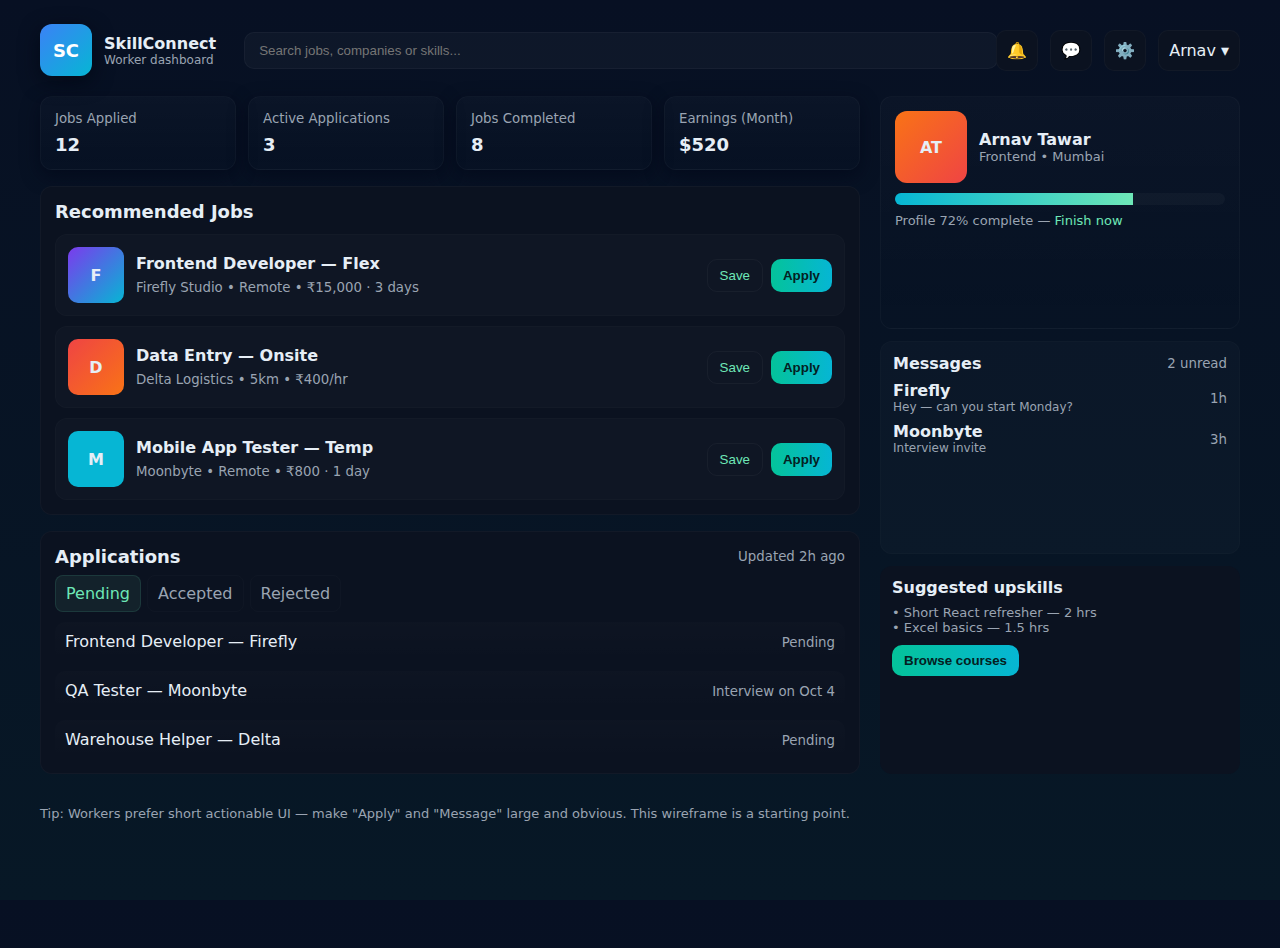
<file: index.html>
<!doctype html>
<html lang="en">
<head>
  <meta charset="utf-8" />
  <meta name="viewport" content="width=device-width, initial-scale=1" />
  <title>Worker Dashboard — SkillConnect (Wireframe)</title>
  <style>
    /* Simple modern wireframe styles — responsive grid layout */
    :root{
      --bg:#0f1724; /* dark navy */
      --card:#0b1220;
      --muted:#9aa4b2;
      --accent:#6ee7b7; /* mint */
      --glass: rgba(255,255,255,0.03);
      --glass-2: rgba(255,255,255,0.02);
      --radius:14px;
      font-family: Inter, ui-sans-serif, system-ui, -apple-system, "Segoe UI", Roboto, "Helvetica Neue", Arial;
    }
    html,body{height:100%;}
    body{
      margin:0;
      background:linear-gradient(180deg,#071023 0%, #071826 100%);
      color:#e6eef6;
      padding:24px;
      -webkit-font-smoothing:antialiased;
      -moz-osx-font-smoothing:grayscale;
    }

    .app{
      max-width:1200px;
      margin:0 auto;
      display:grid;
      grid-template-columns: 1fr 360px;
      gap:20px;\      align-items:start;
    }

    header.topbar{
      grid-column:1/3;
      display:flex;
      align-items:center;
      justify-content:space-between;
      gap:16px;\      margin-bottom:6px;
    }
    .brand{display:flex;align-items:center;gap:12px}
    .logo{
      width:52px;height:52px;border-radius:12px;background:linear-gradient(135deg,#3b82f6,#06b6d4);display:flex;align-items:center;justify-content:center;font-weight:700;color:white;font-size:18px;box-shadow:0 6px 20px rgba(3,7,18,0.7);
    }
    .search{flex:1; margin:0 12px}
    .search input{width:100%;padding:10px 14px;border-radius:10px;border:1px solid rgba(255,255,255,0.04);background:var(--glass);color:inherit}
    .icons{display:flex;gap:12px;align-items:center}
    .icon-btn{background:var(--card);padding:10px;border-radius:10px;border:1px solid rgba(255,255,255,0.03);cursor:pointer}

    /* Main left column content */
    .left{display:grid;gap:16px}
    .cards{display:grid;grid-template-columns:repeat(4,1fr);gap:12px}
    .card{background:linear-gradient(180deg,rgba(255,255,255,0.02),transparent);padding:14px;border-radius:12px;border:1px solid rgba(255,255,255,0.03);box-shadow:0 6px 18px rgba(2,6,23,0.6)}
    .card small{color:var(--muted);display:block}
    .card h3{margin:8px 0 0;font-size:18px}

    /* Jobs / Recommendations */
    .jobs{background:var(--card);padding:14px;border-radius:12px;border:1px solid rgba(255,255,255,0.03)}
    .jobs h2{margin:0 0 12px;font-size:18px}
    .job-list{display:grid;gap:10px}
    .job{display:flex;align-items:center;gap:12px;padding:12px;border-radius:12px;background:var(--glass-2);border:1px solid rgba(255,255,255,0.02)}
    .job .meta{flex:1}
    .job .meta h4{margin:0 0 4px}
    .job .meta small{color:var(--muted)}
    .job .cta{display:flex;gap:8px}
    .btn{padding:8px 12px;border-radius:10px;border:none;cursor:pointer}
    .btn.primary{background:linear-gradient(90deg,#04c39a,#06b6d4);color:#042021;font-weight:600}
    .btn.ghost{background:transparent;border:1px solid rgba(255,255,255,0.04);color:var(--accent)}

    /* Applications tracker */
    .tracker{background:var(--card);padding:14px;border-radius:12px;border:1px solid rgba(255,255,255,0.03)}
    .tabs{display:flex;gap:6px;margin-bottom:10px}
    .tab{padding:8px 10px;border-radius:8px;background:transparent;border:1px solid rgba(255,255,255,0.02);cursor:pointer;color:var(--muted)}
    .tab.active{background:rgba(110,231,183,0.08);color:var(--accent);border-color:rgba(110,231,183,0.12)}
    .timeline{display:grid;gap:10px}
    .timeline .item{display:flex;justify-content:space-between;gap:12px;padding:10px;border-radius:10px;background:linear-gradient(180deg,rgba(255,255,255,0.01),transparent)}

    /* Right column */
    .right{display:grid;gap:12px}
    .profile{padding:14px;border-radius:12px;background:linear-gradient(180deg,rgba(255,255,255,0.02),transparent);border:1px solid rgba(255,255,255,0.03)}
    .profile .avatar{width:72px;height:72px;border-radius:12px;background:linear-gradient(135deg,#f97316,#ef4444);display:flex;align-items:center;justify-content:center;font-weight:700}
    .progress{height:12px;background:rgba(255,255,255,0.03);border-radius:8px;overflow:hidden;margin-top:10px}
    .progress > span{display:block;height:100%;background:linear-gradient(90deg,#06b6d4,#6ee7b7)}

    .messages{padding:12px;border-radius:12px;background:var(--glass-2);border:1px solid rgba(255,255,255,0.02)}

    .training{padding:12px;border-radius:12px;background:var(--card)}

    footer.small{grid-column:1/3;margin-top:12px;color:var(--muted);font-size:13px}

    /* Responsive */
    @media (max-width:1000px){
      .app{grid-template-columns:1fr;}
      .cards{grid-template-columns:repeat(2,1fr)}
      header.topbar{flex-direction:column;align-items:stretch}
    }

  </style>
</head>
<body>
  <div class="app">
    <header class="topbar">
      <div class="brand">
        <div class="logo">SC</div>
        <div>
          <div style="font-weight:700">SkillConnect</div>
          <div style="font-size:12px;color:var(--muted)">Worker dashboard</div>
        </div>
      </div>
      <div class="search"><input placeholder="Search jobs, companies or skills..." /></div>
      <div class="icons">
        <div class="icon-btn">🔔</div>
        <div class="icon-btn">💬</div>
        <div class="icon-btn">⚙️</div>
        <div class="icon-btn">Arnav ▾</div>
      </div>
    </header>

    <main class="left">
      <section class="cards">
        <div class="card">
          <small>Jobs Applied</small>
          <h3>12</h3>
        </div>
        <div class="card">
          <small>Active Applications</small>
          <h3>3</h3>
        </div>
        <div class="card">
          <small>Jobs Completed</small>
          <h3>8</h3>
        </div>
        <div class="card">
          <small>Earnings (Month)</small>
          <h3>$520</h3>
        </div>
      </section>

      <section class="jobs">
        <h2>Recommended Jobs</h2>
        <div class="job-list">
          <div class="job">
            <div style="width:56px;height:56px;border-radius:10px;background:linear-gradient(135deg,#7c3aed,#06b6d4);display:flex;align-items:center;justify-content:center;font-weight:700">F</div>
            <div class="meta">
              <h4>Frontend Developer — Flex</h4>
              <small>Firefly Studio • Remote • ₹15,000 · 3 days</small>
            </div>
            <div class="cta">
              <button class="btn ghost">Save</button>
              <button class="btn primary">Apply</button>
            </div>
          </div>

          <div class="job">
            <div style="width:56px;height:56px;border-radius:10px;background:linear-gradient(135deg,#ef4444,#f97316);display:flex;align-items:center;justify-content:center;font-weight:700">D</div>
            <div class="meta">
              <h4>Data Entry — Onsite</h4>
              <small>Delta Logistics • 5km • ₹400/hr</small>
            </div>
            <div class="cta">
              <button class="btn ghost">Save</button>
              <button class="btn primary">Apply</button>
            </div>
          </div>

          <div class="job">
            <div style="width:56px;height:56px;border-radius:10px;background:linear-gradient(135deg,#06b6d4,#06b6d4);display:flex;align-items:center;justify-content:center;font-weight:700">M</div>
            <div class="meta">
              <h4>Mobile App Tester — Temp</h4>
              <small>Moonbyte • Remote • ₹800 · 1 day</small>
            </div>
            <div class="cta">
              <button class="btn ghost">Save</button>
              <button class="btn primary">Apply</button>
            </div>
          </div>
        </div>
      </section>

      <section class="tracker">
        <div style="display:flex;justify-content:space-between;align-items:center;margin-bottom:8px">
          <h2 style="margin:0;font-size:18px">Applications</h2>
          <small style="color:var(--muted)">Updated 2h ago</small>
        </div>
        <div class="tabs" id="tabs">
          <div class="tab active" data-tab="pending">Pending</div>
          <div class="tab" data-tab="accepted">Accepted</div>
          <div class="tab" data-tab="rejected">Rejected</div>
        </div>

        <div class="timeline" id="timeline">
          <!-- Pending items by default -->
          <div class="item"><div>Frontend Developer — Firefly</div><div><small style="color:var(--muted)">Pending</small></div></div>
          <div class="item"><div>QA Tester — Moonbyte</div><div><small style="color:var(--muted)">Interview on Oct 4</small></div></div>
          <div class="item"><div>Warehouse Helper — Delta</div><div><small style="color:var(--muted)">Pending</small></div></div>
        </div>
      </section>

    </main>

    <aside class="right">
      <div class="profile">
        <div style="display:flex;gap:12px;align-items:center">
          <div class="avatar">AT</div>
          <div>
            <div style="font-weight:700">Arnav Tawar</div>
            <div style="font-size:13px;color:var(--muted)">Frontend • Mumbai</div>
          </div>
        </div>
        <div class="progress"><span style="width:72%"></span></div>
        <div style="font-size:13px;color:var(--muted);margin-top:8px">Profile 72% complete — <a style="color:var(--accent);text-decoration:none">Finish now</a></div>
      </div>

      <div class="messages">
        <div style="display:flex;justify-content:space-between;align-items:center;margin-bottom:8px">
          <strong>Messages</strong>
          <small style="color:var(--muted)">2 unread</small>
        </div>
        <div style="display:grid;gap:8px">
          <div style="display:flex;justify-content:space-between"><div><strong>Firefly</strong><div style="font-size:12px;color:var(--muted)">Hey — can you start Monday?</div></div><div style="align-self:center"><small style="color:var(--muted)">1h</small></div></div>
          <div style="display:flex;justify-content:space-between"><div><strong>Moonbyte</strong><div style="font-size:12px;color:var(--muted)">Interview invite</div></div><div style="align-self:center"><small style="color:var(--muted)">3h</small></div></div>
        </div>
      </div>

      <div class="training">
        <strong>Suggested upskills</strong>
        <div style="font-size:13px;color:var(--muted);margin-top:8px">• Short React refresher — 2 hrs<br>• Excel basics — 1.5 hrs</div>
        <div style="margin-top:10px"><button class="btn primary">Browse courses</button></div>
      </div>

    </aside>

    <footer class="small">Tip: Workers prefer short actionable UI — make "Apply" and "Message" large and obvious. This wireframe is a starting point.</footer>
  </div>

  <script>
    // small interactivity for tabs
    document.querySelectorAll('#tabs .tab').forEach(t=>t.addEventListener('click',e=>{
      document.querySelectorAll('#tabs .tab').forEach(x=>x.classList.remove('active'));
      e.currentTarget.classList.add('active');
      const which = e.currentTarget.dataset.tab;
      const timeline = document.getElementById('timeline');
      // replace contents quickly — in real app you'd fetch
      if(which==='pending'){
        timeline.innerHTML = `
          <div class="item"><div>Frontend Developer — Firefly</div><div><small style="color:var(--muted)">Pending</small></div></div>
          <div class="item"><div>QA Tester — Moonbyte</div><div><small style="color:var(--muted)">Interview on Oct 4</small></div></div>
          <div class="item"><div>Warehouse Helper — Delta</div><div><small style="color:var(--muted)">Pending</small></div></div>`;
      } else if(which==='accepted'){
        timeline.innerHTML = `
          <div class="item"><div>Delivery — QuickShip</div><div><small style="color:var(--muted)">Accepted — Starts Oct 2</small></div></div>
          <div class="item"><div>Data Cleanup — SoloTech</div><div><small style="color:var(--muted)">Accepted — In progress</small></div></div>`;
      } else {
        timeline.innerHTML = `
          <div class="item"><div>Retail Helper — ShopX</div><div><small style="color:var(--muted)">Rejected</small></div></div>`;
      }
    }))
  </script>
</body>
</html>
</file>
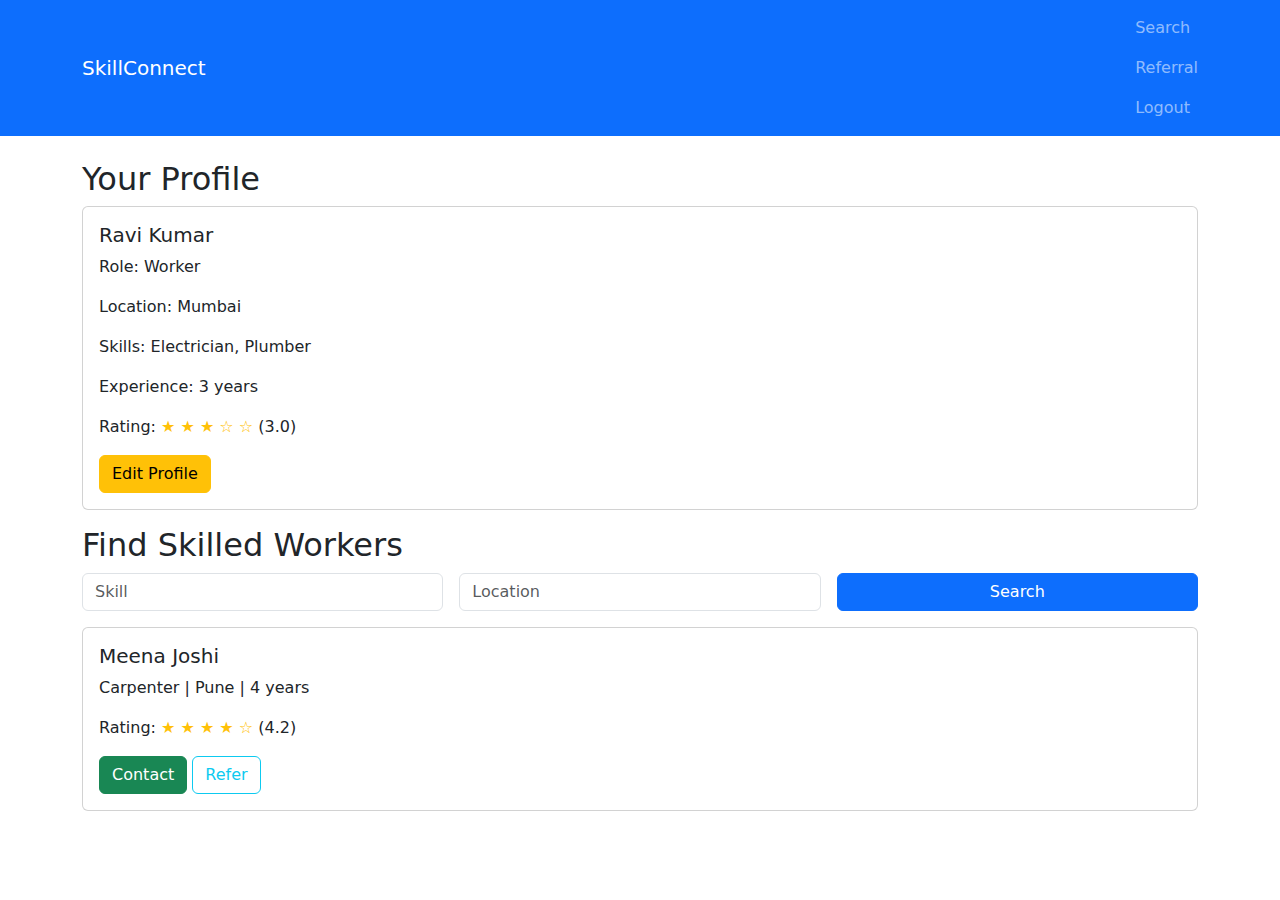
<file: dashboard.html>
<!DOCTYPE html>
<html lang="en">
<head>
  <meta charset="UTF-8">
  <title>Dashboard | SkillConnect</title>
  <link href="https://cdn.jsdelivr.net/npm/bootstrap@5.3.0/dist/css/bootstrap.min.css" rel="stylesheet">
</head>
<body>
  <nav class="navbar navbar-dark bg-primary">
    <div class="container">
      <a class="navbar-brand" href="#">SkillConnect</a>
      <div class="navbar-nav ms-auto">
        <a class="nav-link" href="search.html">Search</a>
        <a class="nav-link" href="referral.html">Referral</a>
        <a class="nav-link" href="logout.html">Logout</a>
      </div>
    </div>
  </nav>

  <div class="container mt-4">
    <h2>Your Profile</h2>
    <div class="card mb-3">
      <div class="card-body">
        <h5>Ravi Kumar</h5>
        <p>Role: Worker</p>
        <p>Location: Mumbai</p>
        <p>Skills: Electrician, Plumber</p>
        <p>Experience: 3 years</p>
        <p>Rating: <span class="text-warning">★ ★ ★ ☆ ☆</span> (3.0)</p>
        <a href="edit_profile.html" class="btn btn-warning">Edit Profile</a>
      </div>
    </div>

    <h2>Find Skilled Workers</h2>
    <form class="row g-3 mb-3">
      <div class="col-md-4"><input type="text" class="form-control" placeholder="Skill"></div>
      <div class="col-md-4"><input type="text" class="form-control" placeholder="Location"></div>
      <div class="col-md-4"><button class="btn btn-primary w-100">Search</button></div>
    </form>

    <div class="card mb-3">
      <div class="card-body">
        <h5>Meena Joshi</h5>
        <p>Carpenter | Pune | 4 years</p>
        <p>Rating: <span class="text-warning">★ ★ ★ ★ ☆</span> (4.2)</p>
        <a href="#" class="btn btn-success">Contact</a>
        <a href="referral.html" class="btn btn-outline-info">Refer</a>
      </div>
    </div>
  </div>
</body>
</html>
</file>
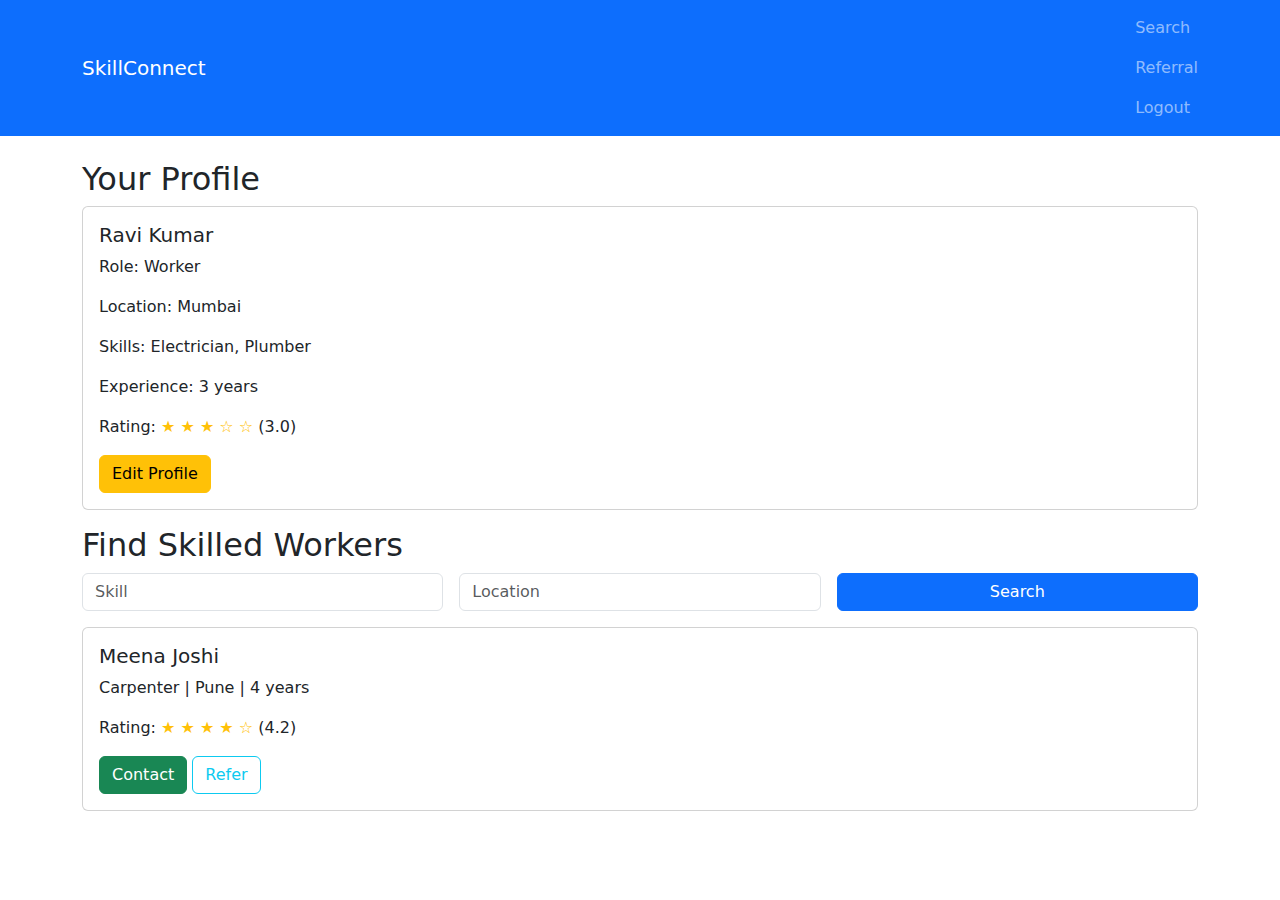
<file: homepage.html>
<!DOCTYPE html>
<html lang="en">
<head>
  <meta charset="UTF-8">
  <title>Dashboard | SkillConnect</title>
  <link href="https://cdn.jsdelivr.net/npm/bootstrap@5.3.0/dist/css/bootstrap.min.css" rel="stylesheet">
</head>
<body>
  <nav class="navbar navbar-dark bg-primary">
    <div class="container">
      <a class="navbar-brand" href="#">SkillConnect</a>
      <div class="navbar-nav ms-auto">
        <a class="nav-link" href="search.html">Search</a>
        <a class="nav-link" href="referral.html">Referral</a>
        <a class="nav-link" href="logout.html">Logout</a>
      </div>
    </div>
  </nav>

  <div class="container mt-4">
    <h2>Your Profile</h2>
    <div class="card mb-3">
      <div class="card-body">
        <h5>Ravi Kumar</h5>
        <p>Role: Worker</p>
        <p>Location: Mumbai</p>
        <p>Skills: Electrician, Plumber</p>
        <p>Experience: 3 years</p>
        <p>Rating: <span class="text-warning">★ ★ ★ ☆ ☆</span> (3.0)</p>
        <a href="edit_profile.html" class="btn btn-warning">Edit Profile</a>
      </div>
    </div>

    <h2>Find Skilled Workers</h2>
    <form class="row g-3 mb-3">
      <div class="col-md-4"><input type="text" class="form-control" placeholder="Skill"></div>
      <div class="col-md-4"><input type="text" class="form-control" placeholder="Location"></div>
      <div class="col-md-4"><button class="btn btn-primary w-100">Search</button></div>
    </form>

    <div class="card mb-3">
      <div class="card-body">
        <h5>Meena Joshi</h5>
        <p>Carpenter | Pune | 4 years</p>
        <p>Rating: <span class="text-warning">★ ★ ★ ★ ☆</span> (4.2)</p>
        <a href="#" class="btn btn-success">Contact</a>
        <a href="referral.html" class="btn btn-outline-info">Refer</a>
      </div>
    </div>
  </div>
</body>
</html>
</file>
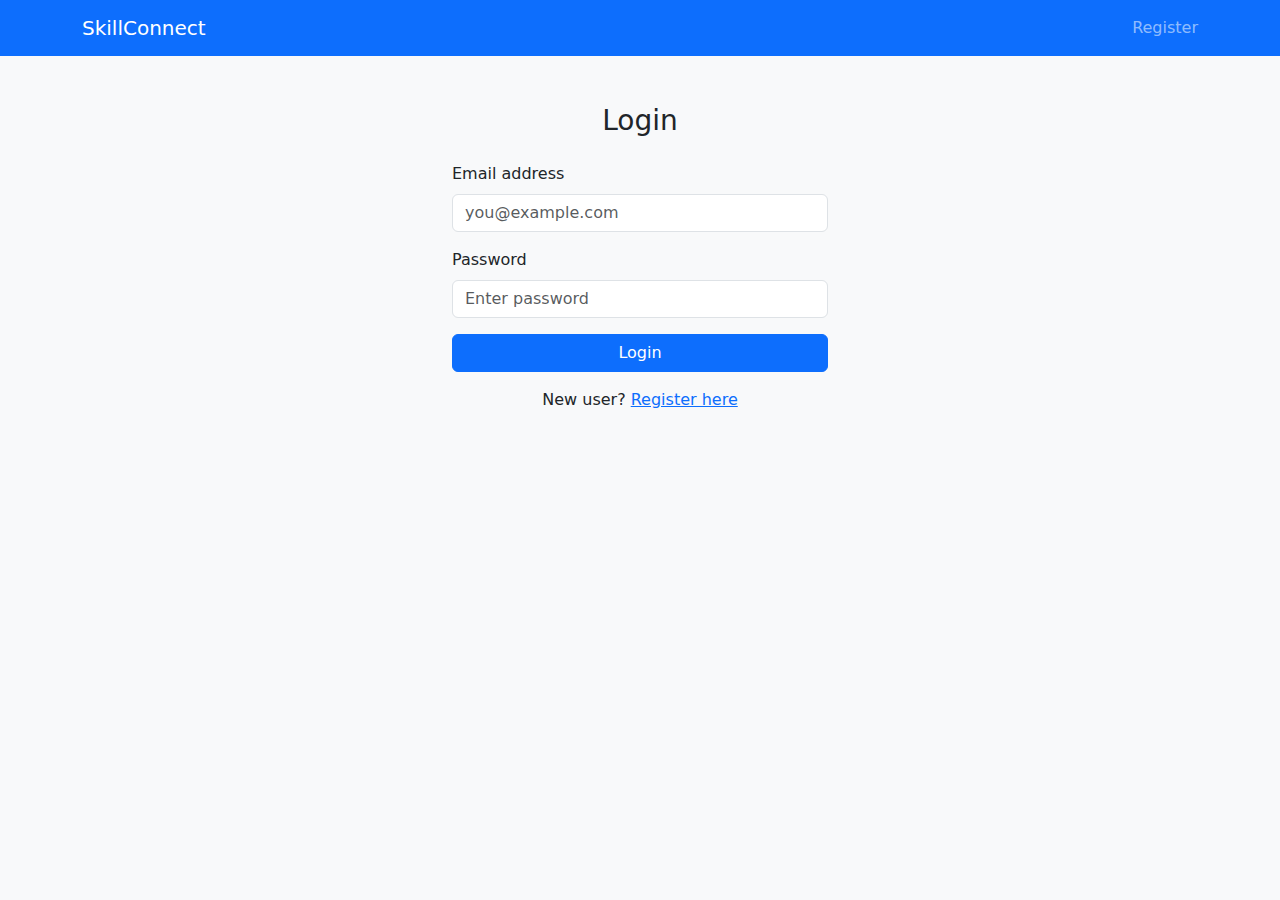
<file: login.html>
<!DOCTYPE html>
<html lang="en">
<head>
  <meta charset="UTF-8">
  <title>Login | SkillConnect</title>
  <meta name="viewport" content="width=device-width, initial-scale=1">
  <link href="https://cdn.jsdelivr.net/npm/bootstrap@5.3.0/dist/css/bootstrap.min.css" rel="stylesheet">
</head>
<body class="bg-light">

  <!-- Navbar -->
  <nav class="navbar navbar-dark bg-primary">
    <div class="container">
      <a class="navbar-brand" href="index.html">SkillConnect</a>
      <div class="navbar-nav ms-auto">
        <a class="nav-link" href="register.html">Register</a>
      </div>
    </div>
  </nav>

  <!-- Login Form -->
  <div class="container mt-5" style="max-width: 400px;">
    <h3 class="text-center mb-4">Login</h3>
    <form>
      <div class="mb-3">
        <label for="email" class="form-label">Email address</label>
        <input type="email" class="form-control" id="email" placeholder="you@example.com">
      </div>
      <div class="mb-3">
        <label for="password" class="form-label">Password</label>
        <input type="password" class="form-control" id="password" placeholder="Enter password">
      </div>
      <button type="submit" class="btn btn-primary w-100">Login</button>
    </form>
    <p class="text-center mt-3">
      New user? <a href="register.html">Register here</a>
    </p>
  </div>

  <script src="https://cdn.jsdelivr.net/npm/bootstrap@5.3.0/dist/js/bootstrap.bundle.min.js"></script>
</body>
</html>
</file>
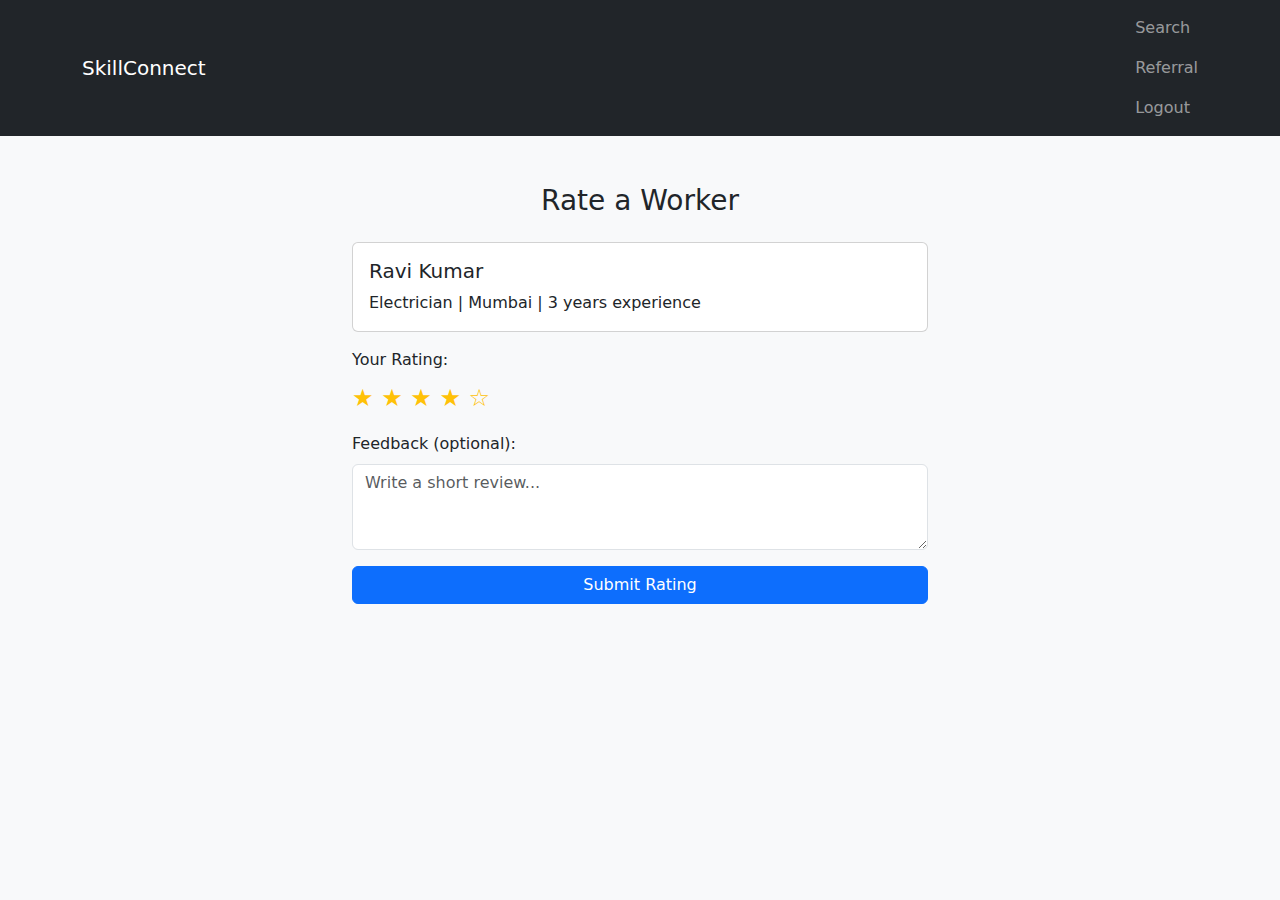
<file: rating.html>
<!DOCTYPE html>
<html lang="en">
<head>
  <meta charset="UTF-8">
  <title>Rate a Worker | SkillConnect</title>
  <meta name="viewport" content="width=device-width, initial-scale=1">
  <link href="https://cdn.jsdelivr.net/npm/bootstrap@5.3.0/dist/css/bootstrap.min.css" rel="stylesheet">
  <style>
    .star-rating {
      font-size: 1.5rem;
      color: #ffc107;
      cursor: pointer;
    }
    .star-rating .inactive {
      color: #e4e5e9;
    }
  </style>
</head>
<body class="bg-light">

  <!-- Navbar -->
  <nav class="navbar navbar-dark bg-dark">
    <div class="container">
      <a class="navbar-brand" href="dashboard.html">SkillConnect</a>
      <div class="navbar-nav ms-auto">
        <a class="nav-link" href="search.html">Search</a>
        <a class="nav-link" href="referral.html">Referral</a>
        <a class="nav-link" href="logout.html">Logout</a>
      </div>
    </div>
  </nav>

  <!-- Main Content -->
  <div class="container mt-5" style="max-width: 600px;">
    <h3 class="mb-4 text-center">Rate a Worker</h3>

    <!-- Worker Info -->
    <div class="card mb-3">
      <div class="card-body">
        <h5 class="card-title">Ravi Kumar</h5>
        <p class="card-text">Electrician | Mumbai | 3 years experience</p>
      </div>
    </div>

    <!-- Rating Form -->
    <form>
      <div class="mb-3">
        <label class="form-label">Your Rating:</label>
        <div class="star-rating">
          ★ ★ ★ ★ ☆
        </div>
      </div>

      <div class="mb-3">
        <label for="feedback" class="form-label">Feedback (optional):</label>
        <textarea id="feedback" class="form-control" rows="3" placeholder="Write a short review..."></textarea>
      </div>

      <button type="submit" class="btn btn-primary w-100">Submit Rating</button>
    </form>
  </div>

  <script src="https://cdn.jsdelivr.net/npm/bootstrap@5.3.0/dist/js/bootstrap.bundle.min.js"></script>
</body>
</html>
</file>
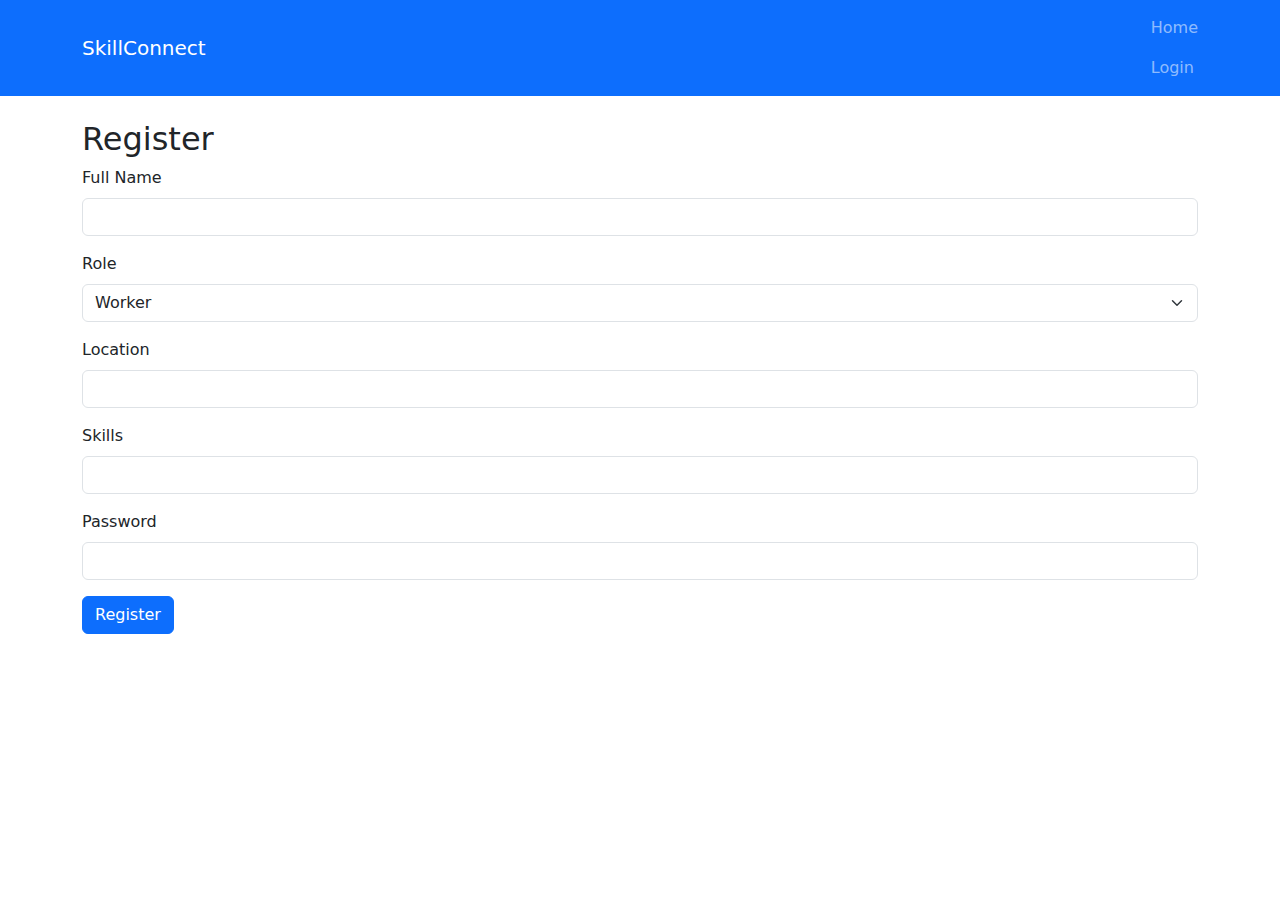
<file: registration.html>
<!DOCTYPE html>
<html lang="en">
<head>
  <meta charset="UTF-8">
  <title>Register | SkillConnect</title>
  <link href="https://cdn.jsdelivr.net/npm/bootstrap@5.3.0/dist/css/bootstrap.min.css" rel="stylesheet">
</head>
<body>
  <nav class="navbar navbar-dark bg-primary">
    <div class="container">
      <a class="navbar-brand" href="#">SkillConnect</a>
      <div class="navbar-nav ms-auto">
        <a class="nav-link" href="index.html">Home</a>
        <a class="nav-link" href="login.html">Login</a>
      </div>
    </div>
  </nav>

  <div class="container mt-4">
    <h2>Register</h2>
    <form>
      <div class="mb-3"><label class="form-label">Full Name</label><input type="text" class="form-control"></div>
      <div class="mb-3"><label class="form-label">Role</label>
        <select class="form-select">
          <option>Worker</option>
          <option>Employer</option>
        </select>
      </div>
      <div class="mb-3"><label class="form-label">Location</label><input type="text" class="form-control"></div>
      <div class="mb-3"><label class="form-label">Skills</label><input type="text" class="form-control"></div>
      <div class="mb-3"><label class="form-label">Password</label><input type="password" class="form-control"></div>
      <button type="submit" class="btn btn-primary">Register</button>
    </form>
  </div>
</body>
</html>
</file>
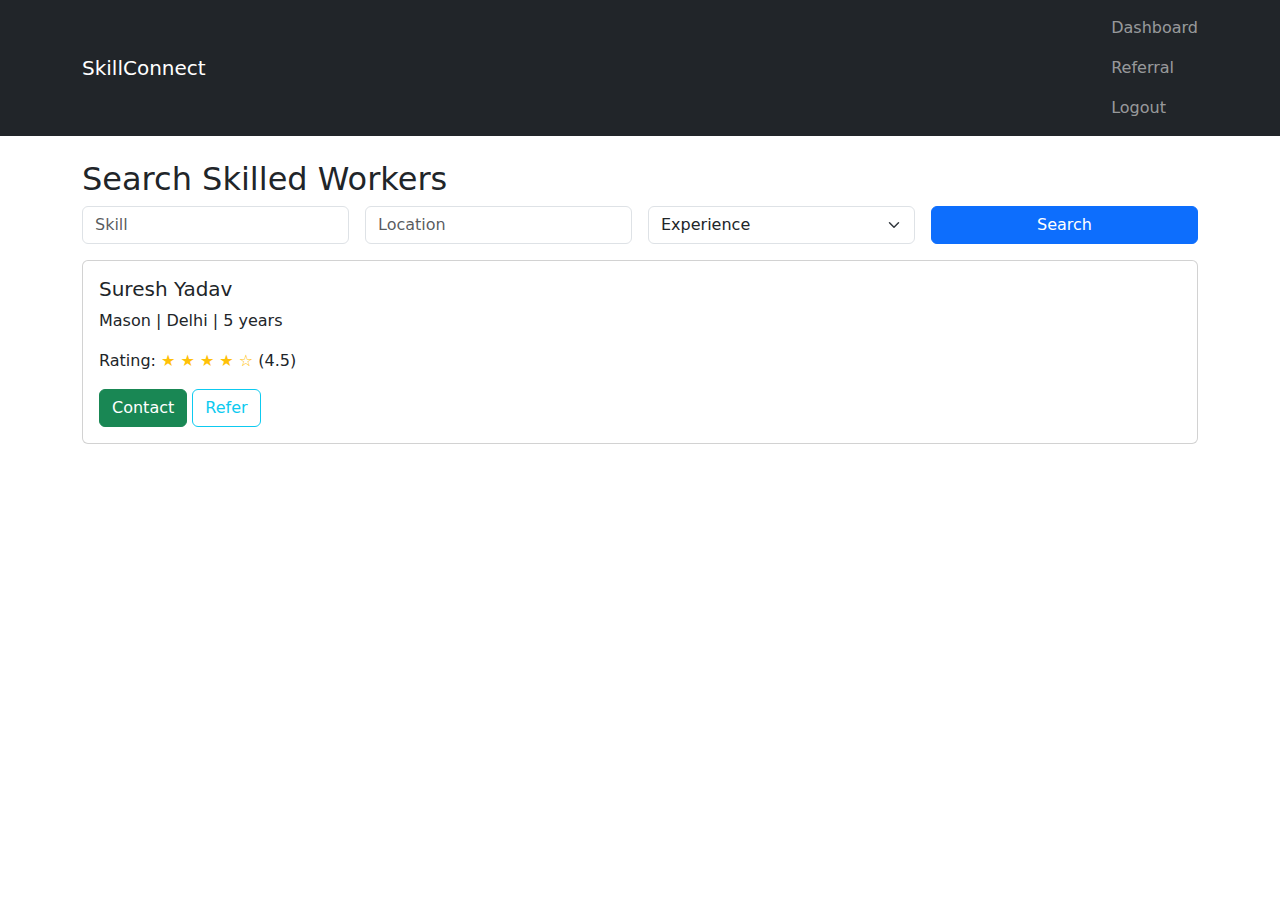
<file: searchtalent.html>
<!DOCTYPE html>
<html lang="en">
<head>
  <meta charset="UTF-8">
  <title>Search Talent | SkillConnect</title>
  <link href="https://cdn.jsdelivr.net/npm/bootstrap@5.3.0/dist/css/bootstrap.min.css" rel="stylesheet">
</head>
<body>
  <nav class="navbar navbar-dark bg-dark">
    <div class="container">
      <a class="navbar-brand" href="#">SkillConnect</a>
      <div class="navbar-nav ms-auto">
        <a class="nav-link" href="dashboard.html">Dashboard</a>
        <a class="nav-link" href="referral.html">Referral</a>
        <a class="nav-link" href="logout.html">Logout</a>
      </div>
    </div>
  </nav>

  <div class="container mt-4">
    <h2>Search Skilled Workers</h2>
    <form class="row g-3 mb-3">
      <div class="col-md-3"><input type="text" class="form-control" placeholder="Skill"></div>
      <div class="col-md-3"><input type="text" class="form-control" placeholder="Location"></div>
      <div class="col-md-3">
        <select class="form-select">
          <option>Experience</option>
          <option>1+ years</option>
          <option>3+ years</option>
          <option>5+ years</option>
        </select>
      </div>
      <div class="col-md-3"><button class="btn btn-primary w-100">Search</button></div>
    </form>

    <div class="card mb-3">
      <div class="card-body">
        <h5>Suresh Yadav</h5>
        <p>Mason | Delhi | 5 years</p>
        <p>Rating: <span class="text-warning">★ ★ ★ ★ ☆</span> (4.5)</p>
        <a href="#" class="btn btn-success">Contact</a>
        <a href="referral.html" class="btn btn-outline-info">Refer</a>
      </div>
    </div>
  </div>
</body>
</html>
</file>
